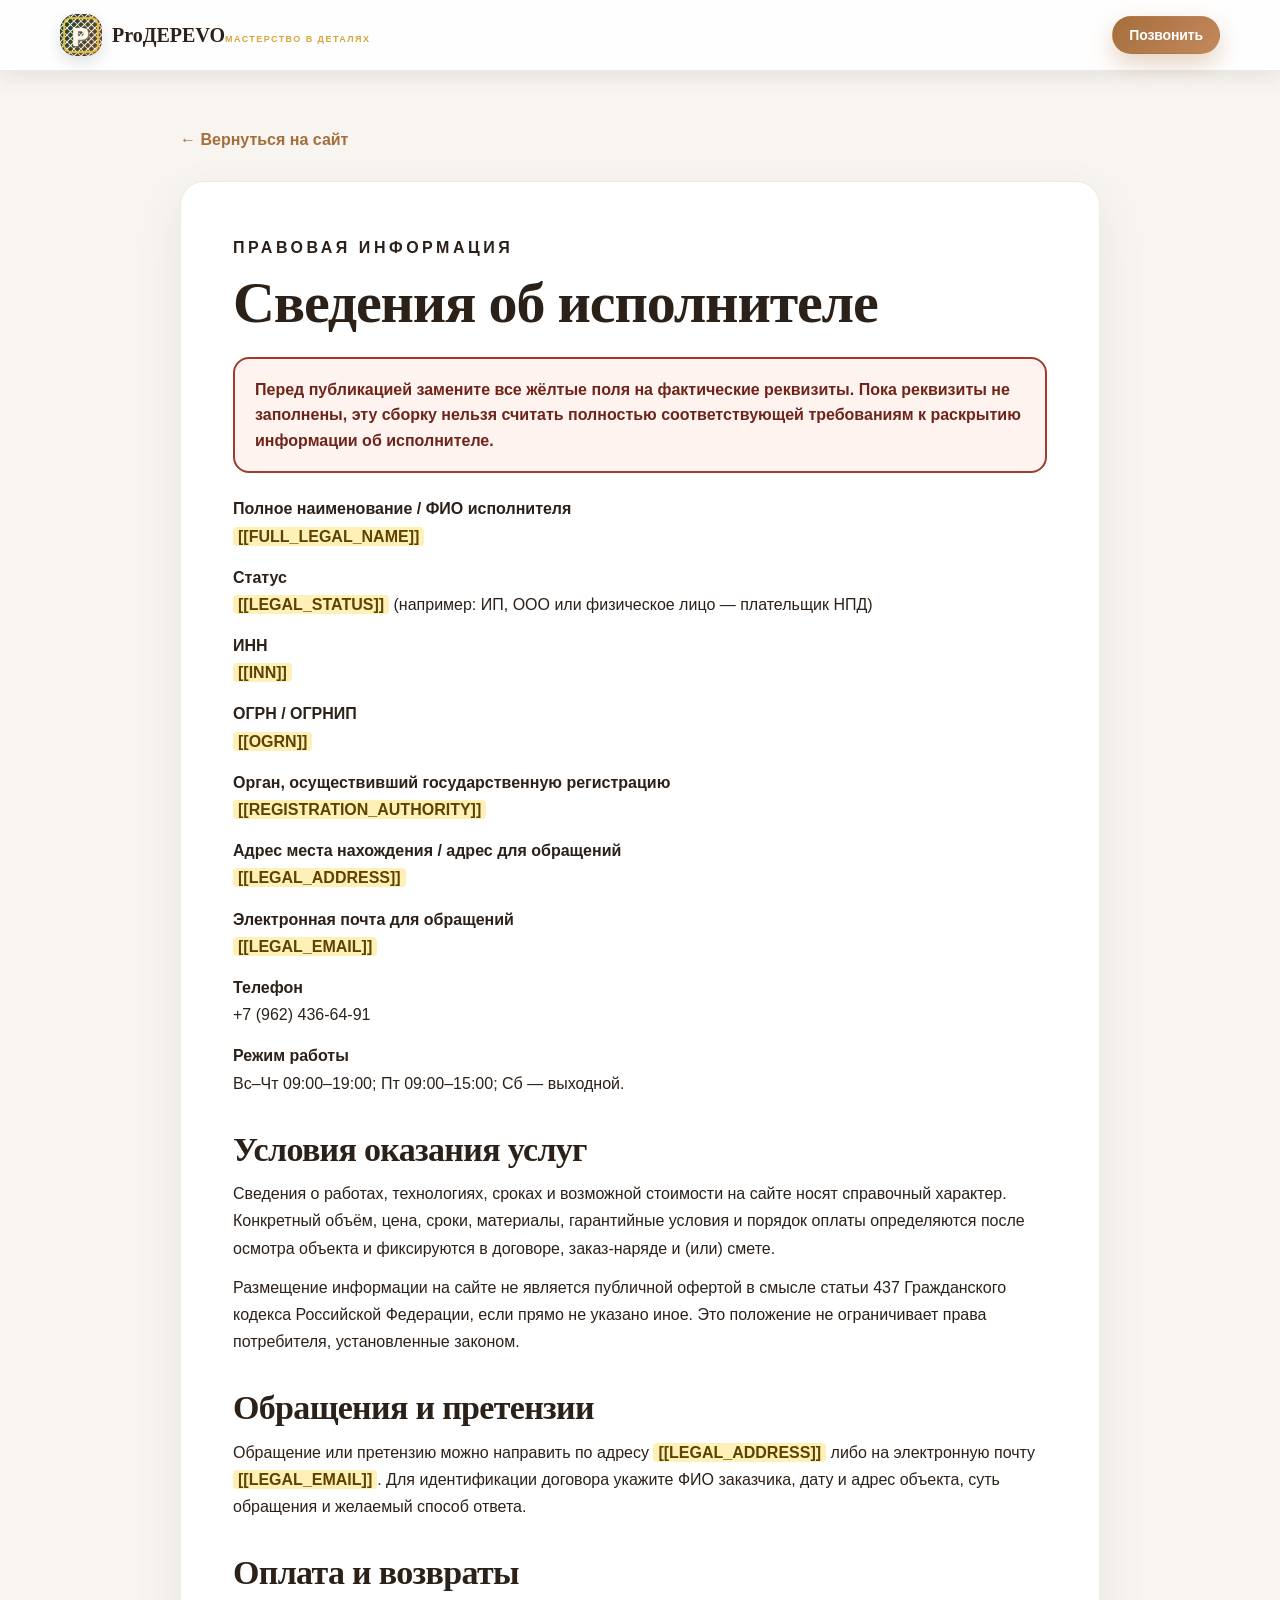
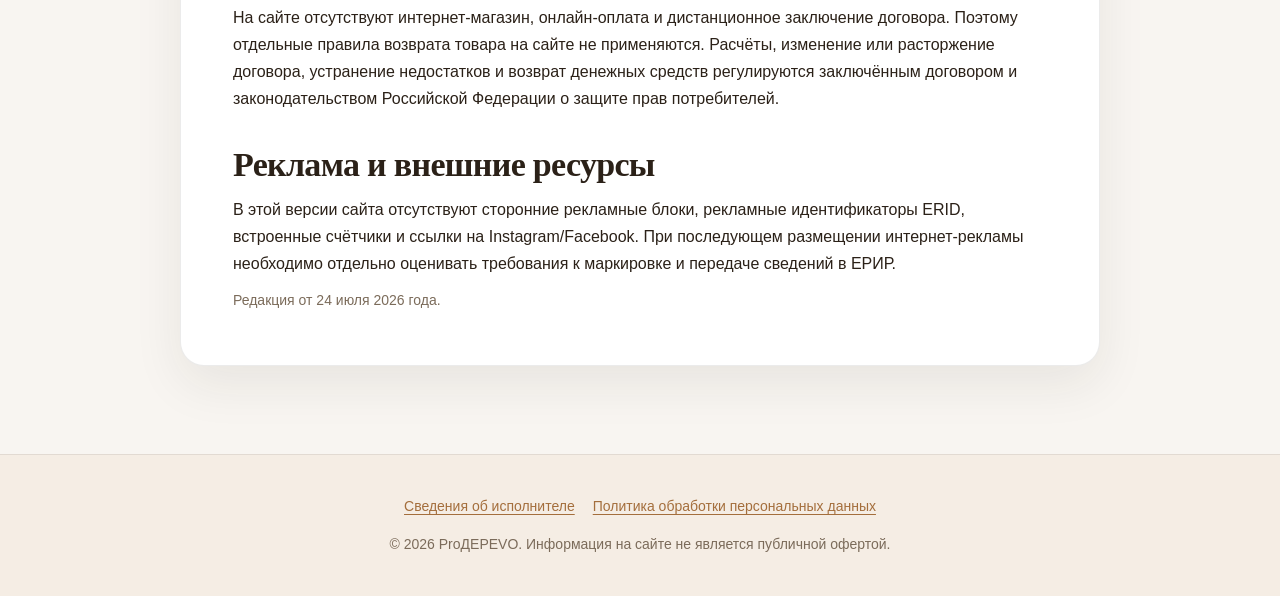
<file: legal.html>
<!DOCTYPE html>
<html lang="ru">
<head>
  <meta charset="UTF-8" />
  <meta name="viewport" content="width=device-width, initial-scale=1.0" />
  <meta name="referrer" content="strict-origin-when-cross-origin" />
  <meta http-equiv="Content-Security-Policy" content="default-src 'self'; img-src 'self' data:; style-src 'self'; script-src 'self'; connect-src 'none'; frame-src 'none'; object-src 'none'; base-uri 'self'; form-action 'self'; upgrade-insecure-requests" />
  <meta name="robots" content="noindex, follow" />
  <meta name="theme-color" content="#f8f5f1" />
  <link rel="icon" href="/favicon.ico" sizes="any" />
  <link rel="stylesheet" href="assets/css/style.css" />
  <title>Сведения об исполнителе и правовая информация — ProДЕРЕVO</title>
</head>
<body>
  <header class="site-header is-scrolled">
    <div class="container header-inner">
      <a class="brand" href="index.html" aria-label="ProДЕРЕVO — на главную">
        <img src="assets/branding/logo-mark.png" alt="" class="brand-mark" />
        <span class="brand-copy"><span class="brand-name">ProДЕРЕVO</span><span class="brand-note">мастерство в деталях</span></span>
      </a>
      <a class="btn btn-small btn-primary" href="tel:+79624366491">Позвонить</a>
    </div>
  </header>

  <main class="legal-main">
    <div class="legal-shell">
      <a class="legal-back" href="index.html">← Вернуться на сайт</a>
      <article class="legal-card">
        <p class="kicker">Правовая информация</p>
        <h1>Сведения об исполнителе</h1>
        <div class="legal-alert">
          Перед публикацией замените все жёлтые поля на фактические реквизиты. Пока реквизиты не заполнены, эту сборку нельзя считать полностью соответствующей требованиям к раскрытию информации об исполнителе.
        </div>
        <dl>
          <dt>Полное наименование / ФИО исполнителя</dt>
          <dd><span class="placeholder">[[FULL_LEGAL_NAME]]</span></dd>
          <dt>Статус</dt>
          <dd><span class="placeholder">[[LEGAL_STATUS]]</span> (например: ИП, ООО или физическое лицо — плательщик НПД)</dd>
          <dt>ИНН</dt>
          <dd><span class="placeholder">[[INN]]</span></dd>
          <dt>ОГРН / ОГРНИП</dt>
          <dd><span class="placeholder">[[OGRN]]</span></dd>
          <dt>Орган, осуществивший государственную регистрацию</dt>
          <dd><span class="placeholder">[[REGISTRATION_AUTHORITY]]</span></dd>
          <dt>Адрес места нахождения / адрес для обращений</dt>
          <dd><span class="placeholder">[[LEGAL_ADDRESS]]</span></dd>
          <dt>Электронная почта для обращений</dt>
          <dd><a href="mailto:[[LEGAL_EMAIL]]"><span class="placeholder">[[LEGAL_EMAIL]]</span></a></dd>
          <dt>Телефон</dt>
          <dd><a href="tel:+79624366491">+7 (962) 436‑64‑91</a></dd>
          <dt>Режим работы</dt>
          <dd>Вс–Чт 09:00–19:00; Пт 09:00–15:00; Сб — выходной.</dd>
        </dl>

        <h2>Условия оказания услуг</h2>
        <p>Сведения о работах, технологиях, сроках и возможной стоимости на сайте носят справочный характер. Конкретный объём, цена, сроки, материалы, гарантийные условия и порядок оплаты определяются после осмотра объекта и фиксируются в договоре, заказ-наряде и (или) смете.</p>
        <p>Размещение информации на сайте не является публичной офертой в смысле статьи 437 Гражданского кодекса Российской Федерации, если прямо не указано иное. Это положение не ограничивает права потребителя, установленные законом.</p>

        <h2>Обращения и претензии</h2>
        <p>Обращение или претензию можно направить по адресу <span class="placeholder">[[LEGAL_ADDRESS]]</span> либо на электронную почту <a href="mailto:[[LEGAL_EMAIL]]"><span class="placeholder">[[LEGAL_EMAIL]]</span></a>. Для идентификации договора укажите ФИО заказчика, дату и адрес объекта, суть обращения и желаемый способ ответа.</p>

        <h2>Оплата и возвраты</h2>
        <p>На сайте отсутствуют интернет-магазин, онлайн-оплата и дистанционное заключение договора. Поэтому отдельные правила возврата товара на сайте не применяются. Расчёты, изменение или расторжение договора, устранение недостатков и возврат денежных средств регулируются заключённым договором и законодательством Российской Федерации о защите прав потребителей.</p>

        <h2>Реклама и внешние ресурсы</h2>
        <p>В этой версии сайта отсутствуют сторонние рекламные блоки, рекламные идентификаторы ERID, встроенные счётчики и ссылки на Instagram/Facebook. При последующем размещении интернет-рекламы необходимо отдельно оценивать требования к маркировке и передаче сведений в ЕРИР.</p>

        <p class="legal-meta">Редакция от 24 июля 2026 года.</p>
      </article>
    </div>
  </main>

  <footer class="site-footer">
    <div class="container footer-inner">
      <nav class="footer-legal-links" aria-label="Правовая информация">
        <a href="legal.html">Сведения об исполнителе</a>
        <a href="privacy.html">Политика обработки персональных данных</a>
      </nav>
      <span>© 2026 ProДЕРЕVO. Информация на сайте не является публичной офертой.</span>
    </div>
  </footer>
</body>
</html>
</file>
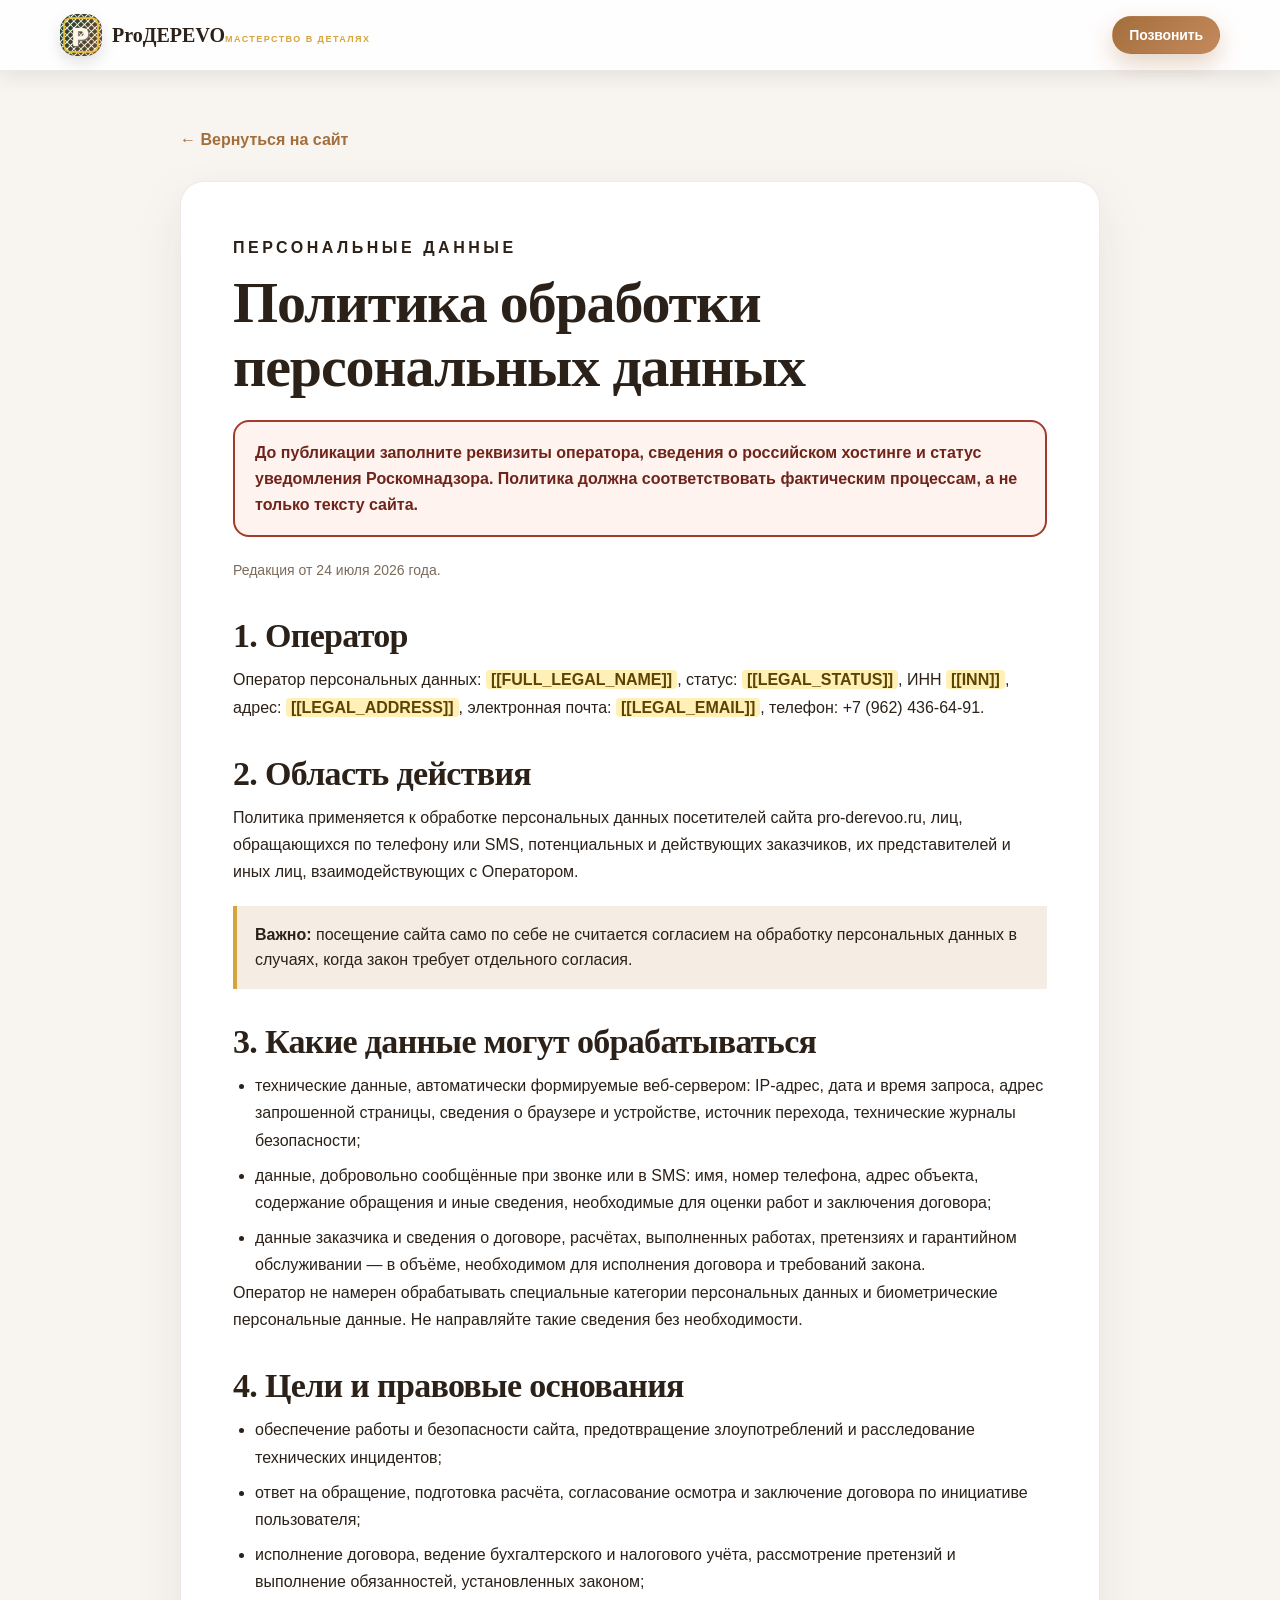
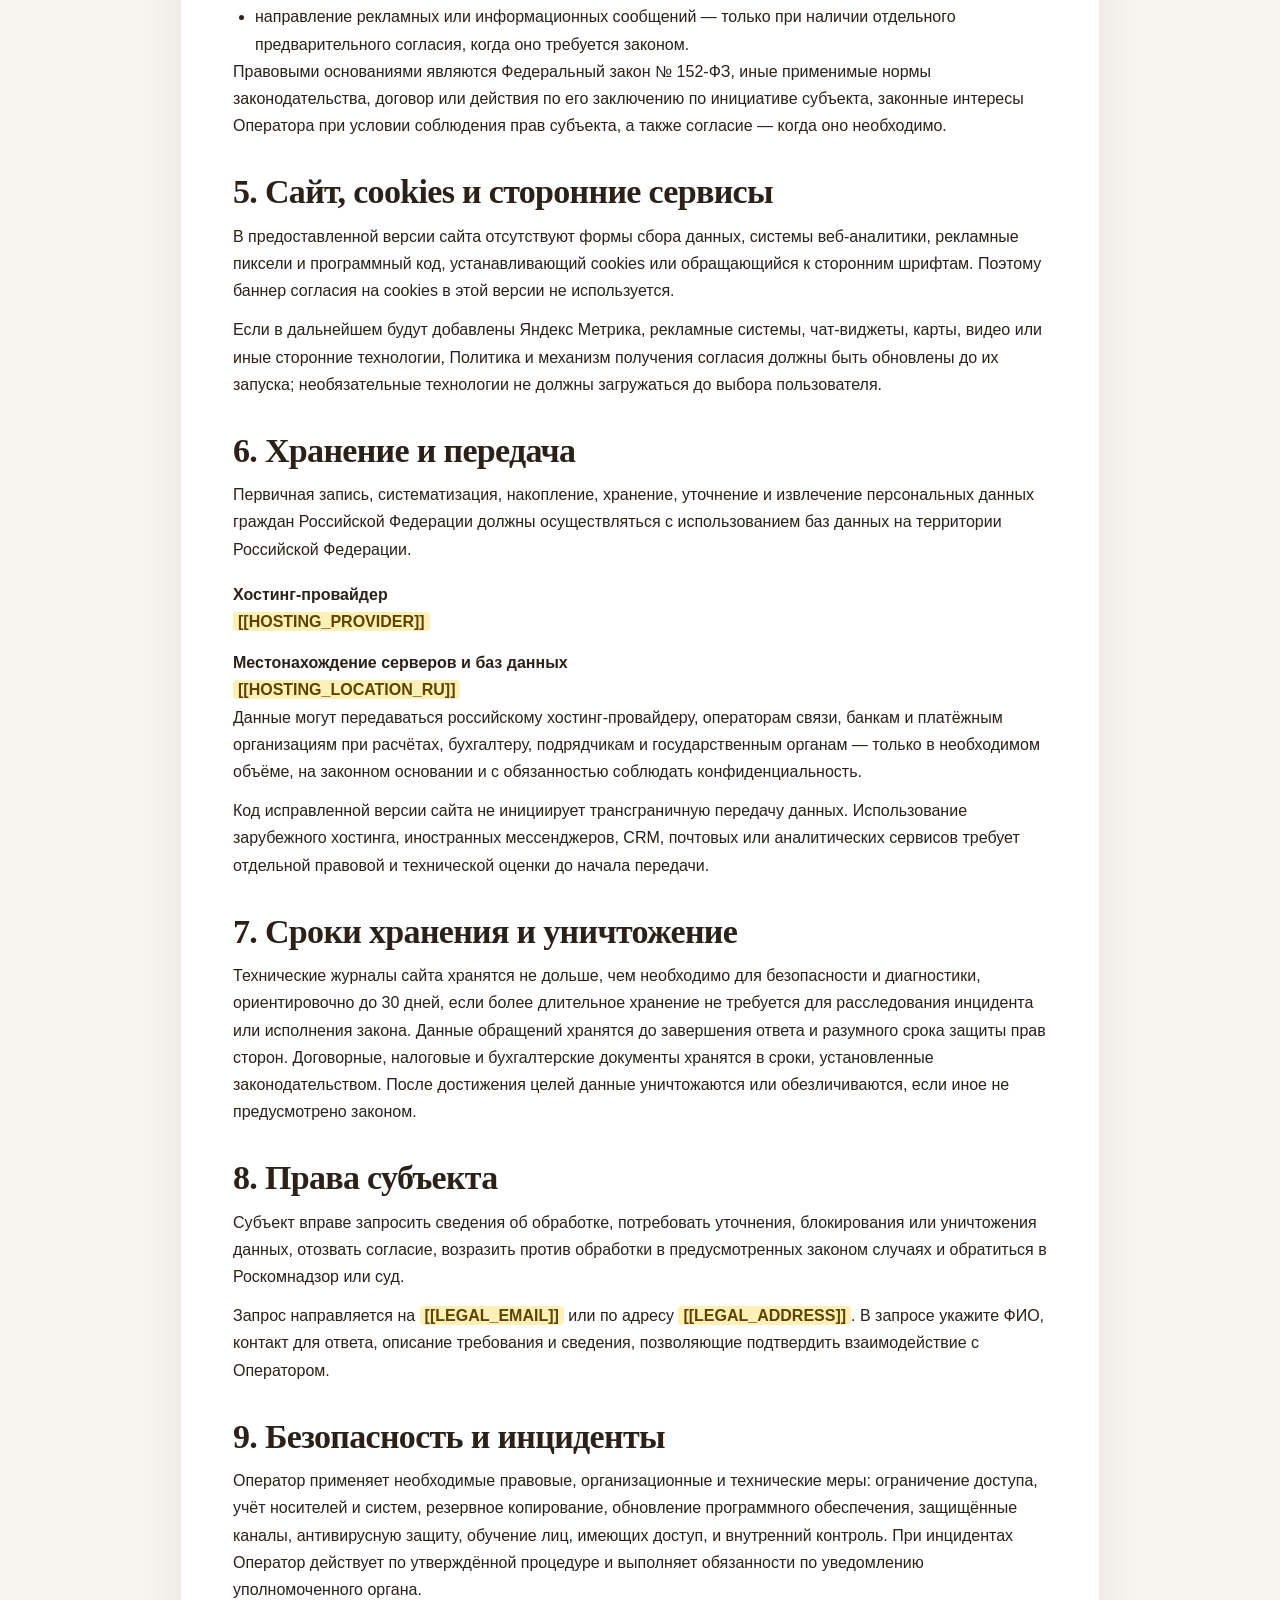
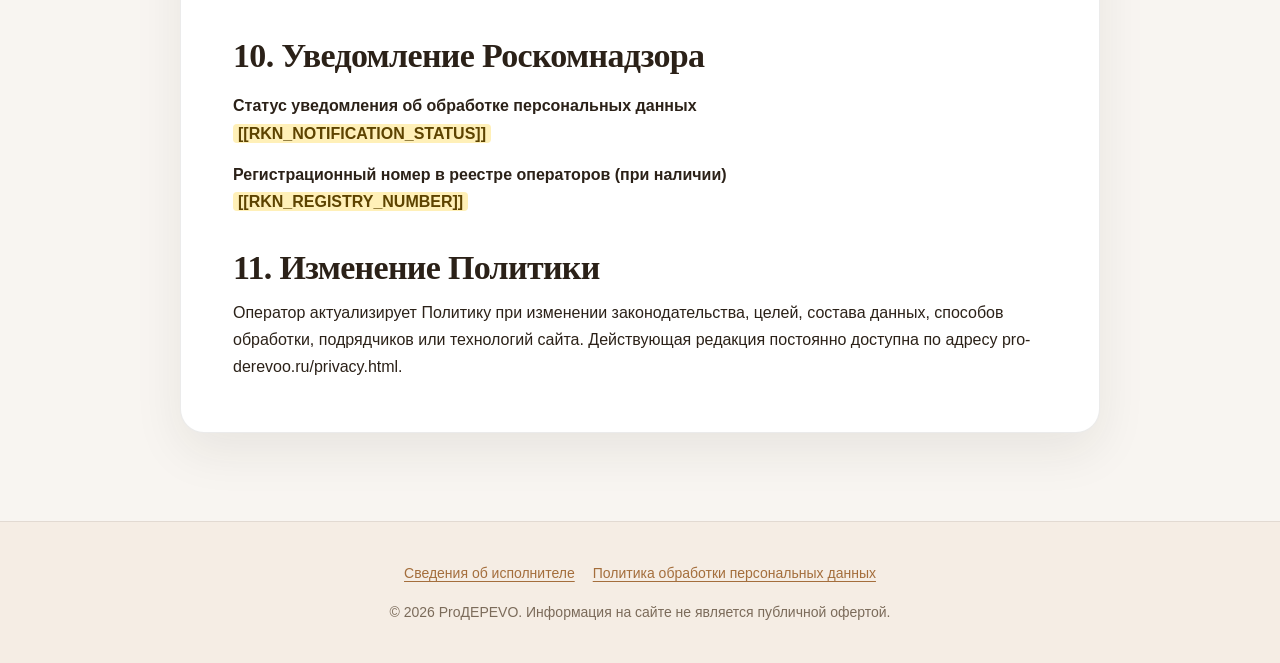
<file: privacy.html>
<!DOCTYPE html>
<html lang="ru">
<head>
  <meta charset="UTF-8" />
  <meta name="viewport" content="width=device-width, initial-scale=1.0" />
  <meta name="referrer" content="strict-origin-when-cross-origin" />
  <meta http-equiv="Content-Security-Policy" content="default-src 'self'; img-src 'self' data:; style-src 'self'; script-src 'self'; connect-src 'none'; frame-src 'none'; object-src 'none'; base-uri 'self'; form-action 'self'; upgrade-insecure-requests" />
  <meta name="robots" content="noindex, follow" />
  <meta name="theme-color" content="#f8f5f1" />
  <link rel="icon" href="/favicon.ico" sizes="any" />
  <link rel="stylesheet" href="assets/css/style.css" />
  <title>Политика обработки персональных данных — ProДЕРЕVO</title>
</head>
<body>
  <header class="site-header is-scrolled">
    <div class="container header-inner">
      <a class="brand" href="index.html" aria-label="ProДЕРЕVO — на главную">
        <img src="assets/branding/logo-mark.png" alt="" class="brand-mark" />
        <span class="brand-copy"><span class="brand-name">ProДЕРЕVO</span><span class="brand-note">мастерство в деталях</span></span>
      </a>
      <a class="btn btn-small btn-primary" href="tel:+79624366491">Позвонить</a>
    </div>
  </header>

  <main class="legal-main">
    <div class="legal-shell">
      <a class="legal-back" href="index.html">← Вернуться на сайт</a>
      <article class="legal-card">
        <p class="kicker">Персональные данные</p>
        <h1>Политика обработки персональных данных</h1>
        <div class="legal-alert">
          До публикации заполните реквизиты оператора, сведения о российском хостинге и статус уведомления Роскомнадзора. Политика должна соответствовать фактическим процессам, а не только тексту сайта.
        </div>
        <p class="legal-meta">Редакция от 24 июля 2026 года.</p>

        <h2>1. Оператор</h2>
        <p>Оператор персональных данных: <span class="placeholder">[[FULL_LEGAL_NAME]]</span>, статус: <span class="placeholder">[[LEGAL_STATUS]]</span>, ИНН <span class="placeholder">[[INN]]</span>, адрес: <span class="placeholder">[[LEGAL_ADDRESS]]</span>, электронная почта: <a href="mailto:[[LEGAL_EMAIL]]"><span class="placeholder">[[LEGAL_EMAIL]]</span></a>, телефон: <a href="tel:+79624366491">+7 (962) 436‑64‑91</a>.</p>

        <h2>2. Область действия</h2>
        <p>Политика применяется к обработке персональных данных посетителей сайта pro-derevoo.ru, лиц, обращающихся по телефону или SMS, потенциальных и действующих заказчиков, их представителей и иных лиц, взаимодействующих с Оператором.</p>
        <div class="legal-note"><strong>Важно:</strong> посещение сайта само по себе не считается согласием на обработку персональных данных в случаях, когда закон требует отдельного согласия.</div>

        <h2>3. Какие данные могут обрабатываться</h2>
        <ul>
          <li>технические данные, автоматически формируемые веб-сервером: IP-адрес, дата и время запроса, адрес запрошенной страницы, сведения о браузере и устройстве, источник перехода, технические журналы безопасности;</li>
          <li>данные, добровольно сообщённые при звонке или в SMS: имя, номер телефона, адрес объекта, содержание обращения и иные сведения, необходимые для оценки работ и заключения договора;</li>
          <li>данные заказчика и сведения о договоре, расчётах, выполненных работах, претензиях и гарантийном обслуживании — в объёме, необходимом для исполнения договора и требований закона.</li>
        </ul>
        <p>Оператор не намерен обрабатывать специальные категории персональных данных и биометрические персональные данные. Не направляйте такие сведения без необходимости.</p>

        <h2>4. Цели и правовые основания</h2>
        <ul>
          <li>обеспечение работы и безопасности сайта, предотвращение злоупотреблений и расследование технических инцидентов;</li>
          <li>ответ на обращение, подготовка расчёта, согласование осмотра и заключение договора по инициативе пользователя;</li>
          <li>исполнение договора, ведение бухгалтерского и налогового учёта, рассмотрение претензий и выполнение обязанностей, установленных законом;</li>
          <li>направление рекламных или информационных сообщений — только при наличии отдельного предварительного согласия, когда оно требуется законом.</li>
        </ul>
        <p>Правовыми основаниями являются Федеральный закон № 152‑ФЗ, иные применимые нормы законодательства, договор или действия по его заключению по инициативе субъекта, законные интересы Оператора при условии соблюдения прав субъекта, а также согласие — когда оно необходимо.</p>

        <h2>5. Сайт, cookies и сторонние сервисы</h2>
        <p>В предоставленной версии сайта отсутствуют формы сбора данных, системы веб-аналитики, рекламные пиксели и программный код, устанавливающий cookies или обращающийся к сторонним шрифтам. Поэтому баннер согласия на cookies в этой версии не используется.</p>
        <p>Если в дальнейшем будут добавлены Яндекс Метрика, рекламные системы, чат-виджеты, карты, видео или иные сторонние технологии, Политика и механизм получения согласия должны быть обновлены до их запуска; необязательные технологии не должны загружаться до выбора пользователя.</p>

        <h2>6. Хранение и передача</h2>
        <p>Первичная запись, систематизация, накопление, хранение, уточнение и извлечение персональных данных граждан Российской Федерации должны осуществляться с использованием баз данных на территории Российской Федерации.</p>
        <dl>
          <dt>Хостинг-провайдер</dt>
          <dd><span class="placeholder">[[HOSTING_PROVIDER]]</span></dd>
          <dt>Местонахождение серверов и баз данных</dt>
          <dd><span class="placeholder">[[HOSTING_LOCATION_RU]]</span></dd>
        </dl>
        <p>Данные могут передаваться российскому хостинг-провайдеру, операторам связи, банкам и платёжным организациям при расчётах, бухгалтеру, подрядчикам и государственным органам — только в необходимом объёме, на законном основании и с обязанностью соблюдать конфиденциальность.</p>
        <p>Код исправленной версии сайта не инициирует трансграничную передачу данных. Использование зарубежного хостинга, иностранных мессенджеров, CRM, почтовых или аналитических сервисов требует отдельной правовой и технической оценки до начала передачи.</p>

        <h2>7. Сроки хранения и уничтожение</h2>
        <p>Технические журналы сайта хранятся не дольше, чем необходимо для безопасности и диагностики, ориентировочно до 30 дней, если более длительное хранение не требуется для расследования инцидента или исполнения закона. Данные обращений хранятся до завершения ответа и разумного срока защиты прав сторон. Договорные, налоговые и бухгалтерские документы хранятся в сроки, установленные законодательством. После достижения целей данные уничтожаются или обезличиваются, если иное не предусмотрено законом.</p>

        <h2>8. Права субъекта</h2>
        <p>Субъект вправе запросить сведения об обработке, потребовать уточнения, блокирования или уничтожения данных, отозвать согласие, возразить против обработки в предусмотренных законом случаях и обратиться в Роскомнадзор или суд.</p>
        <p>Запрос направляется на <a href="mailto:[[LEGAL_EMAIL]]"><span class="placeholder">[[LEGAL_EMAIL]]</span></a> или по адресу <span class="placeholder">[[LEGAL_ADDRESS]]</span>. В запросе укажите ФИО, контакт для ответа, описание требования и сведения, позволяющие подтвердить взаимодействие с Оператором.</p>

        <h2>9. Безопасность и инциденты</h2>
        <p>Оператор применяет необходимые правовые, организационные и технические меры: ограничение доступа, учёт носителей и систем, резервное копирование, обновление программного обеспечения, защищённые каналы, антивирусную защиту, обучение лиц, имеющих доступ, и внутренний контроль. При инцидентах Оператор действует по утверждённой процедуре и выполняет обязанности по уведомлению уполномоченного органа.</p>

        <h2>10. Уведомление Роскомнадзора</h2>
        <dl>
          <dt>Статус уведомления об обработке персональных данных</dt>
          <dd><span class="placeholder">[[RKN_NOTIFICATION_STATUS]]</span></dd>
          <dt>Регистрационный номер в реестре операторов (при наличии)</dt>
          <dd><span class="placeholder">[[RKN_REGISTRY_NUMBER]]</span></dd>
        </dl>

        <h2>11. Изменение Политики</h2>
        <p>Оператор актуализирует Политику при изменении законодательства, целей, состава данных, способов обработки, подрядчиков или технологий сайта. Действующая редакция постоянно доступна по адресу pro-derevoo.ru/privacy.html.</p>
      </article>
    </div>
  </main>

  <footer class="site-footer">
    <div class="container footer-inner">
      <nav class="footer-legal-links" aria-label="Правовая информация">
        <a href="legal.html">Сведения об исполнителе</a>
        <a href="privacy.html">Политика обработки персональных данных</a>
      </nav>
      <span>© 2026 ProДЕРЕVO. Информация на сайте не является публичной офертой.</span>
    </div>
  </footer>
</body>
</html>
</file>
<file: assets/css/style.css>
:root {
  /* Color palette based on natural wood and light neutrals */
  --bg: #f8f5f1;
  --bg-alt: #f5ede4;
  --surface: #ffffff;
  --primary: #a46e3c;
  --primary-light: #c4895c;
  --accent: #d6a43a;
  --text-dark: #2b2118;
  --text-muted: #7b6b5a;
  --border: rgba(0, 0, 0, 0.08);
  --border-strong: rgba(0, 0, 0, 0.16);
  --radius-sm: 10px;
  --radius-md: 16px;
  --radius-lg: 24px;
  --ease: cubic-bezier(.16, 1, .3, 1);
  --font-sans: Arial, "Helvetica Neue", "Segoe UI", sans-serif;
  --font-display: Georgia, "Times New Roman", serif;
}

* {
  box-sizing: border-box;
  margin: 0;
  padding: 0;
}

html {
  scroll-behavior: smooth;
  scroll-padding-top: 88px;
}

body {
  min-height: 100vh;
  font-family: var(--font-sans);
  line-height: 1.6;
  color: var(--text-dark);
  background-color: var(--bg);
}

a {
  color: inherit;
  text-decoration: none;
}

img {
  display: block;
  max-width: 100%;
}

button,
input,
summary {
  font-family: inherit;
  cursor: pointer;
  background: none;
  border: none;
}

summary::-webkit-details-marker {
  display: none;
}

.container {
  width: min(100% - 32px, 1160px);
  margin-inline: auto;
}

.section {
  padding: clamp(72px, 9vw, 112px) 0;
  position: relative;
}

.kicker {
  margin-bottom: 10px;
  color: var(--accent);
  font-size: 12px;
  font-weight: 800;
  letter-spacing: .22em;
  text-transform: uppercase;
}

.section-head {
  max-width: 740px;
  margin: 0 auto 48px;
  text-align: center;
}

.section-head.align-left {
  margin-inline: 0;
  text-align: left;
}

h1,
h2,
h3 {
  font-family: var(--font-display);
  line-height: 1.1;
  letter-spacing: -.02em;
  color: var(--text-dark);
  margin-bottom: 12px;
}
h1 {
  font-size: clamp(42px, 6vw, 96px);
}
h2 {
  font-size: clamp(32px, 5vw, 60px);
}
h3 {
  font-size: clamp(22px, 3vw, 32px);
  margin-bottom: 8px;
}

p {
  margin-bottom: 0;
  color: var(--text-muted);
  font-size: clamp(15px, 2vw, 18px);
}

/* Header */
.site-header {
  position: sticky;
  top: 0;
  z-index: 100;
  background-color: rgba(255, 255, 255, 0.9);
  backdrop-filter: blur(8px);
  border-bottom: 1px solid var(--border);
  transition: background-color .35s var(--ease), box-shadow .35s var(--ease);
}
.site-header.is-scrolled {
  box-shadow: 0 6px 20px rgba(0, 0, 0, 0.08);
}
.header-inner {
  display: flex;
  align-items: center;
  justify-content: space-between;
  gap: 20px;
  padding: 14px 0;
}
.brand {
  display: flex;
  align-items: center;
  gap: 10px;
}
.brand-mark {
  width: 42px;
  height: 42px;
  border-radius: var(--radius-md);
  object-fit: cover;
  box-shadow: 0 6px 16px rgba(0, 0, 0, 0.12);
}
.brand-copy {
  line-height: 1.1;
}
.brand-name {
  font-family: var(--font-display);
  font-weight: 800;
  font-size: 20px;
  color: var(--text-dark);
}
.brand-note {
  font-size: 9px;
  font-weight: 700;
  text-transform: uppercase;
  letter-spacing: .16em;
  color: var(--accent);
}

/* Navigation */
.desktop-nav {
  display: flex;
  align-items: center;
  gap: 24px;
  font-size: 14px;
  font-weight: 700;
  color: var(--text-muted);
}
.desktop-nav a {
  position: relative;
  padding: 6px 0;
  transition: color .25s ease;
}
.desktop-nav a::after {
  content: "";
  position: absolute;
  left: 50%;
  bottom: -4px;
  width: 6px;
  height: 6px;
  border-radius: 50%;
  background-color: var(--accent);
  opacity: 0;
  transform: translateX(-50%) translateY(8px);
  transition: .3s var(--ease);
}
.desktop-nav a:hover {
  color: var(--text-dark);
}
.desktop-nav a:hover::after {
  opacity: 1;
  transform: translateX(-50%) translateY(0);
}
.header-actions {
  display: flex;
  align-items: center;
  gap: 12px;
}
.btn {
  display: inline-flex;
  align-items: center;
  justify-content: center;
  min-height: 44px;
  padding: 0 22px;
  border-radius: 999px;
  font-weight: 700;
  letter-spacing: -.01em;
  cursor: pointer;
  transition: all .3s var(--ease);
}
.btn-small {
  min-height: 38px;
  padding: 0 16px;
  font-size: 14px;
}
.btn-primary {
  background: linear-gradient(135deg, var(--primary), var(--primary-light));
  color: #fff;
  border: 1px solid transparent;
  box-shadow: 0 10px 24px rgba(164, 110, 60, 0.3);
}
.btn-primary:hover {
  box-shadow: 0 14px 32px rgba(164, 110, 60, 0.4);
  transform: translateY(-2px);
}
.btn-outline {
  background: transparent;
  border: 1px solid var(--border-strong);
  color: var(--text-dark);
}
.btn-outline:hover {
  background: var(--bg-alt);
  border-color: var(--border-strong);
}
.text-link {
  display: inline-block;
  margin-top: 18px;
  font-weight: 700;
  color: var(--primary);
}
/* Hamburger */
.menu-toggle {
  display: none;
  width: 40px;
  height: 40px;
  border: 1px solid var(--border);
  border-radius: 999px;
  background-color: var(--surface);
  justify-content: center;
  align-items: center;
  flex-direction: column;
  gap: 6px;
}
.menu-toggle span {
  width: 16px;
  height: 2px;
  background: var(--text-dark);
  transition: .3s var(--ease);
}
.menu-toggle.is-open span:nth-child(1) {
  transform: translateY(4px) rotate(45deg);
}
.menu-toggle.is-open span:nth-child(2) {
  opacity: 0;
}
.menu-toggle.is-open span:nth-child(3) {
  transform: translateY(-4px) rotate(-45deg);
}

/* Mobile nav */
.mobile-nav {
  display: none;
  flex-direction: column;
  padding: 16px;
  background-color: var(--surface);
  border-top: 1px solid var(--border);
}
.mobile-nav a {
  padding: 12px 0;
  font-weight: 700;
  color: var(--text-muted);
}
.mobile-nav.is-open {
  display: flex;
}

/* Hero Section */
.hero {
  position: relative;
  min-height: calc(100vh - 78px);
  display: flex;
  align-items: center;
  padding: clamp(64px, 8vw, 120px) 0;
  overflow: hidden;
}
.hero-bg {
  position: absolute;
  inset: 0;
  z-index: -1;
  background-image: linear-gradient(
      to bottom,
      rgba(248, 245, 241, 0.85),
      rgba(248, 245, 241, 0.95)
    ),
    url("../background-desktop.jpg");
  background-size: cover;
  background-position: center;
}
.hero-grid {
  display: grid;
  grid-template-columns: repeat(auto-fit, minmax(320px, 1fr));
  gap: clamp(32px, 6vw, 72px);
  align-items: center;
}
.hero-copy {
  max-width: 620px;
}
.eyebrow {
  display: inline-flex;
  align-items: center;
  gap: 8px;
  padding: 8px 14px;
  border-radius: 999px;
  background-color: var(--bg-alt);
  font-size: 11px;
  font-weight: 800;
  letter-spacing: .15em;
  text-transform: uppercase;
  color: var(--primary);
}
.eyebrow span {
  width: 6px;
  height: 6px;
  border-radius: 50%;
  background-color: var(--accent);
  box-shadow: 0 0 12px var(--accent);
}
.hero-text {
  margin-top: 20px;
  max-width: 600px;
}
.hero-actions {
  display: flex;
  flex-wrap: wrap;
  gap: 12px;
  margin-top: 32px;
}
.hero-stats {
  display: grid;
  grid-template-columns: repeat(3, minmax(0, 1fr));
  gap: 10px;
  max-width: 560px;
  margin-top: 36px;
}
.hero-stats div {
  padding: 16px;
  border: 1px solid var(--border);
  border-radius: var(--radius-md);
  background-color: var(--surface);
  box-shadow: 0 1px 2px rgba(0, 0, 0, 0.04);
  text-align: center;
}
.hero-stats strong {
  display: block;
  color: var(--primary);
  font-family: var(--font-display);
  font-size: clamp(28px, 4vw, 40px);
}
.hero-stats span {
  display: block;
  margin-top: 6px;
  font-size: 11px;
  font-weight: 700;
  letter-spacing: .1em;
  color: var(--text-muted);
  text-transform: uppercase;
}
.hero-media {
  display: flex;
  justify-content: center;
  align-items: center;
}
.hero-card {
  width: min(100%, 500px);
  padding: 32px;
  border-radius: var(--radius-lg);
  border: 1px solid var(--border);
  background-color: var(--surface);
  box-shadow: 0 10px 32px rgba(0, 0, 0, 0.08);
  animation: float 6s ease-in-out infinite;
}
@keyframes float {
  0%, 100% { transform: translateY(0); }
  50% { transform: translateY(-8px); }
}

/* Services */
.services-grid {
  display: grid;
  grid-template-columns: repeat(auto-fill, minmax(260px, 1fr));
  gap: 20px;
}
.service-card {
  position: relative;
  padding: 24px;
  border: 1px solid var(--border);
  border-radius: var(--radius-md);
  background-color: var(--surface);
  box-shadow: 0 1px 2px rgba(0, 0, 0, 0.04);
  transition: box-shadow .3s var(--ease), transform .3s var(--ease);
}
.service-card:hover {
  box-shadow: 0 8px 24px rgba(0, 0, 0, 0.08);
  transform: translateY(-4px);
}
.service-card.service-lg {
  grid-column: span 2;
}
.service-card.service-accent {
  background: linear-gradient(135deg, var(--accent), #fbe4af);
  color: var(--text-dark);
}
.service-card h3 {
  font-size: 22px;
  margin-bottom: 8px;
  color: var(--text-dark);
}
.service-card p {
  font-size: 15px;
  color: var(--text-muted);
  margin-bottom: 12px;
}
.service-icon {
  font-family: var(--font-display);
  font-size: 40px;
  font-weight: 700;
  color: var(--primary);
  margin-bottom: 14px;
}
.tags {
  display: flex;
  flex-wrap: wrap;
  gap: 6px;
  margin-top: 10px;
}
.tags span {
  display: inline-block;
  padding: 4px 8px;
  border-radius: var(--radius-sm);
  background-color: var(--bg-alt);
  font-size: 11px;
  font-weight: 700;
  color: var(--primary);
  text-transform: uppercase;
}

/* Process */
.process-inner {
  display: flex;
  flex-direction: column;
  gap: 40px;
}
.process-list {
  counter-reset: step;
  display: grid;
  gap: 20px;
}
.process-step {
  display: flex;
  gap: 18px;
  padding: 16px;
  border: 1px solid var(--border);
  border-radius: var(--radius-md);
  background-color: var(--surface);
  box-shadow: 0 1px 2px rgba(0, 0, 0, 0.04);
}
.process-step span {
  flex-shrink: 0;
  font-family: var(--font-display);
  font-weight: 700;
  font-size: 30px;
  color: var(--primary);
  line-height: 1;
  width: 42px;
}
.process-step strong {
  display: block;
  font-size: 18px;
  color: var(--text-dark);
  margin-bottom: 4px;
}
.process-step p {
  font-size: 15px;
  color: var(--text-muted);
}

/* Equipment / Advantages */
.equipment-panel {
  display: grid;
  grid-template-columns: repeat(auto-fit, minmax(280px, 1fr));
  gap: 40px;
  align-items: center;
}
.equipment-copy p + .feature-grid {
  margin-top: 28px;
}
.feature-grid {
  display: grid;
  grid-template-columns: repeat(auto-fill, minmax(220px, 1fr));
  gap: 16px;
}
.feature-grid div {
  padding: 20px;
  border-radius: var(--radius-md);
  background-color: var(--surface);
  border: 1px solid var(--border);
  box-shadow: 0 1px 2px rgba(0, 0, 0, 0.04);
  text-align: center;
}
.feature-grid strong {
  display: block;
  font-family: var(--font-display);
  font-size: 20px;
  color: var(--primary);
  margin-bottom: 6px;
}
.feature-grid span {
  font-size: 13px;
  color: var(--text-muted);
}
.equipment-logo img {
  width: 100%;
  max-width: 300px;
  margin: 0 auto;
  opacity: 0.8;
}

/* Gallery */
.gallery-wrapper {
  display: flex;
  flex-direction: column;
  gap: 24px;
  align-items: center;
}
.gallery-stage {
  padding: 0;
  border: none;
  width: 100%;
  max-width: 740px;
  border-radius: var(--radius-lg);
  overflow: hidden;
  box-shadow: 0 8px 24px rgba(0, 0, 0, 0.1);
  transition: transform .3s var(--ease);
}
.gallery-stage img {
  width: 100%;
  height: auto;
  display: block;
}
.gallery-stage:hover {
  transform: translateY(-2px);
}
.gallery-thumbs {
  display: grid;
  grid-template-columns: repeat(auto-fill, minmax(90px, 1fr));
  gap: 8px;
  width: 100%;
  max-width: 740px;
}
.gallery-thumb {
  padding: 0;
  border: none;
  border-radius: var(--radius-sm);
  overflow: hidden;
  position: relative;
  opacity: 0.8;
  transition: opacity .3s ease, transform .3s ease;
}
.gallery-thumb.is-active,
.gallery-thumb:hover {
  opacity: 1;
  transform: translateY(-2px);
}
.gallery-thumb img {
  width: 100%;
  height: 70px;
  object-fit: cover;
  border-radius: inherit;
}

/* SEO cards */
.seo-grid {
  display: grid;
  grid-template-columns: repeat(auto-fit, minmax(240px, 1fr));
  gap: 20px;
}
.seo-card {
  padding: 24px;
  border: 1px solid var(--border);
  border-radius: var(--radius-md);
  background-color: var(--surface);
  box-shadow: 0 1px 2px rgba(0, 0, 0, 0.04);
  transition: box-shadow .3s var(--ease), transform .3s var(--ease);
}
.seo-card:hover {
  box-shadow: 0 8px 20px rgba(0, 0, 0, 0.08);
  transform: translateY(-4px);
}
.seo-card h3 {
  font-size: 20px;
  color: var(--text-dark);
  margin-bottom: 6px;
}
.seo-card p {
  font-size: 15px;
  color: var(--text-muted);
}

/* FAQ */
.faq-list {
  display: grid;
  gap: 14px;
}
.faq-list details {
  padding: 18px 20px;
  border: 1px solid var(--border);
  border-radius: var(--radius-md);
  background-color: var(--surface);
  transition: box-shadow .3s var(--ease);
}
.faq-list details:hover {
  box-shadow: 0 6px 18px rgba(0, 0, 0, 0.06);
}
.faq-list summary {
  font-weight: 700;
  font-size: 16px;
  outline: none;
  list-style: none;
  position: relative;
  padding-right: 20px;
}
.faq-list summary::after {
  content: "+";
  position: absolute;
  right: 0;
  top: 0;
  font-size: 20px;
  line-height: 1;
  transform: rotate(0deg);
  transition: transform .3s var(--ease);
}
.faq-list details[open] summary::after {
  content: "–";
}
.faq-list p {
  margin-top: 12px;
  font-size: 15px;
  color: var(--text-muted);
}

/* Contacts */
.contacts-panel {
  display: grid;
  grid-template-columns: repeat(auto-fit, minmax(260px, 1fr));
  gap: 40px;
  align-items: flex-start;
}
.contacts-text p + h2 {
  margin-top: 10px;
}
.contact-cards {
  display: grid;
  grid-template-columns: repeat(auto-fit, minmax(200px, 1fr));
  gap: 16px;
}
.contact-card {
  display: block;
  padding: 20px;
  border-radius: var(--radius-md);
  background-color: var(--surface);
  border: 1px solid var(--border);
  box-shadow: 0 1px 2px rgba(0, 0, 0, 0.04);
  transition: box-shadow .3s var(--ease), transform .3s var(--ease);
}
.contact-card:hover {
  box-shadow: 0 8px 20px rgba(0, 0, 0, 0.08);
  transform: translateY(-4px);
}
.contact-card span {
  display: block;
  font-size: 12px;
  font-weight: 700;
  text-transform: uppercase;
  letter-spacing: .15em;
  color: var(--primary);
  margin-bottom: 4px;
}
.contact-card strong {
  font-size: 18px;
  font-weight: 700;
  color: var(--text-dark);
}

/* Floating FAB */
.contact-fab-wrap {
  position: fixed;
  bottom: 24px;
  right: 24px;
  z-index: 200;
}
.contact-fab-menu {
  display: none;
  flex-direction: column;
  gap: 8px;
  margin-bottom: 8px;
}
.contact-fab-wrap.open .contact-fab-menu {
  display: flex;
}
.contact-fab-link {
  display: flex;
  align-items: center;
  gap: 10px;
  padding: 10px 14px;
  border-radius: var(--radius-md);
  background-color: var(--surface);
  border: 1px solid var(--border);
  font-size: 14px;
  color: var(--primary);
  text-decoration: none;
  box-shadow: 0 2px 6px rgba(0, 0, 0, 0.05);
  transition: background-color .3s var(--ease), box-shadow .3s var(--ease);
}
.contact-fab-link:hover {
  background-color: var(--bg-alt);
  box-shadow: 0 6px 12px rgba(0, 0, 0, 0.06);
}
.contact-fab-btn {
  display: flex;
  align-items: center;
  justify-content: center;
  width: 56px;
  height: 56px;
  border-radius: 50%;
  background-color: var(--primary);
  color: #fff;
  border: none;
  box-shadow: 0 6px 18px rgba(164, 110, 60, 0.4);
  transition: transform .3s var(--ease), box-shadow .3s var(--ease);
}
.contact-fab-btn:hover {
  transform: translateY(-2px);
  box-shadow: 0 10px 24px rgba(164, 110, 60, 0.5);
}
.contact-fab-backdrop {
  position: fixed;
  inset: 0;
  background-color: rgba(0, 0, 0, 0.4);
  opacity: 0;
  pointer-events: none;
  transition: opacity .3s ease;
  z-index: 150;
}
.contact-fab-backdrop.show {
  opacity: 1;
  pointer-events: auto;
}

/* Modal */
.modal {
  position: fixed;
  inset: 0;
  background-color: rgba(0, 0, 0, 0.7);
  display: flex;
  align-items: center;
  justify-content: center;
  opacity: 0;
  pointer-events: none;
  transition: opacity .3s ease;
  z-index: 300;
}
.modal.is-open {
  opacity: 1;
  pointer-events: auto;
}
.modal img {
  max-width: 90vw;
  max-height: 90vh;
  border-radius: var(--radius-md);
  box-shadow: 0 8px 24px rgba(0, 0, 0, 0.2);
}
.modal-close {
  position: absolute;
  top: 20px;
  right: 20px;
  font-size: 32px;
  color: #fff;
  background: none;
  border: none;
}

/* Footer */
.site-footer {
  padding: 40px 0;
  background-color: var(--bg-alt);
  border-top: 1px solid var(--border);
}
.footer-inner {
  display: flex;
  flex-direction: column;
  align-items: center;
  gap: 16px;
  text-align: center;
}
.footer-inner span {
  font-size: 14px;
  color: var(--text-muted);
}

/* Responsive adjustments */
@media (max-width: 768px) {
  .desktop-nav {
    display: none;
  }
  .menu-toggle {
    display: flex;
  }
  .hero-grid {
    grid-template-columns: 1fr;
    text-align: center;
  }
  .hero-stats {
    grid-template-columns: repeat(3, 1fr);
    text-align: center;
  }
  .services-grid {
    grid-template-columns: repeat(auto-fill, minmax(240px, 1fr));
  }
  .process-step {
    flex-direction: column;
  }
  .process-step span {
    margin-bottom: 6px;
    width: auto;
  }
  .contact-cards {
    grid-template-columns: 1fr;
  }
}

/* Legal and compliance pages */
.footer-legal-links {
  display: flex;
  flex-wrap: wrap;
  justify-content: center;
  gap: 10px 18px;
}
.footer-legal-links a {
  color: var(--primary);
  font-size: 14px;
  text-decoration: underline;
  text-underline-offset: 3px;
}
.footer-disclaimer {
  max-width: 780px;
  line-height: 1.5;
}
.legal-main {
  padding: 56px 0 88px;
}
.legal-shell {
  width: min(100% - 32px, 920px);
  margin-inline: auto;
}
.legal-back {
  display: inline-flex;
  margin-bottom: 28px;
  color: var(--primary);
  font-weight: 700;
}
.legal-card {
  padding: clamp(24px, 5vw, 52px);
  border: 1px solid var(--border);
  border-radius: var(--radius-lg);
  background: var(--surface);
  box-shadow: 0 18px 50px rgba(43, 33, 24, .08);
}
.legal-card h1 { font-size: clamp(34px, 6vw, 58px); }
.legal-card h2 { margin-top: 34px; font-size: clamp(24px, 4vw, 34px); }
.legal-card h3 { margin-top: 24px; font-size: 21px; }
.legal-card p,
.legal-card li,
.legal-card dt,
.legal-card dd {
  color: var(--text-dark);
  font-size: 16px;
  line-height: 1.7;
}
.legal-card p + p { margin-top: 12px; }
.legal-card ul,
.legal-card ol { margin: 12px 0 0 22px; }
.legal-card li + li { margin-top: 8px; }
.legal-card dl { margin-top: 18px; }
.legal-card dt { margin-top: 14px; font-weight: 800; }
.legal-card dd { margin-left: 0; }
.legal-alert {
  margin: 22px 0;
  padding: 18px 20px;
  border: 2px solid #a33b2d;
  border-radius: var(--radius-md);
  background: #fff3f0;
  color: #6f2419;
  font-weight: 700;
}
.legal-note {
  margin: 20px 0;
  padding: 16px 18px;
  border-left: 4px solid var(--accent);
  background: var(--bg-alt);
}
.legal-meta {
  margin-top: 10px;
  color: var(--text-muted) !important;
  font-size: 14px !important;
}
.placeholder {
  padding: 1px 5px;
  border-radius: 4px;
  background: #fff0b8;
  color: #5d4300;
  font-weight: 800;
}
@media (max-width: 640px) {
  .legal-main { padding-top: 30px; }
  .legal-card { border-radius: var(--radius-md); }
}
</file>
